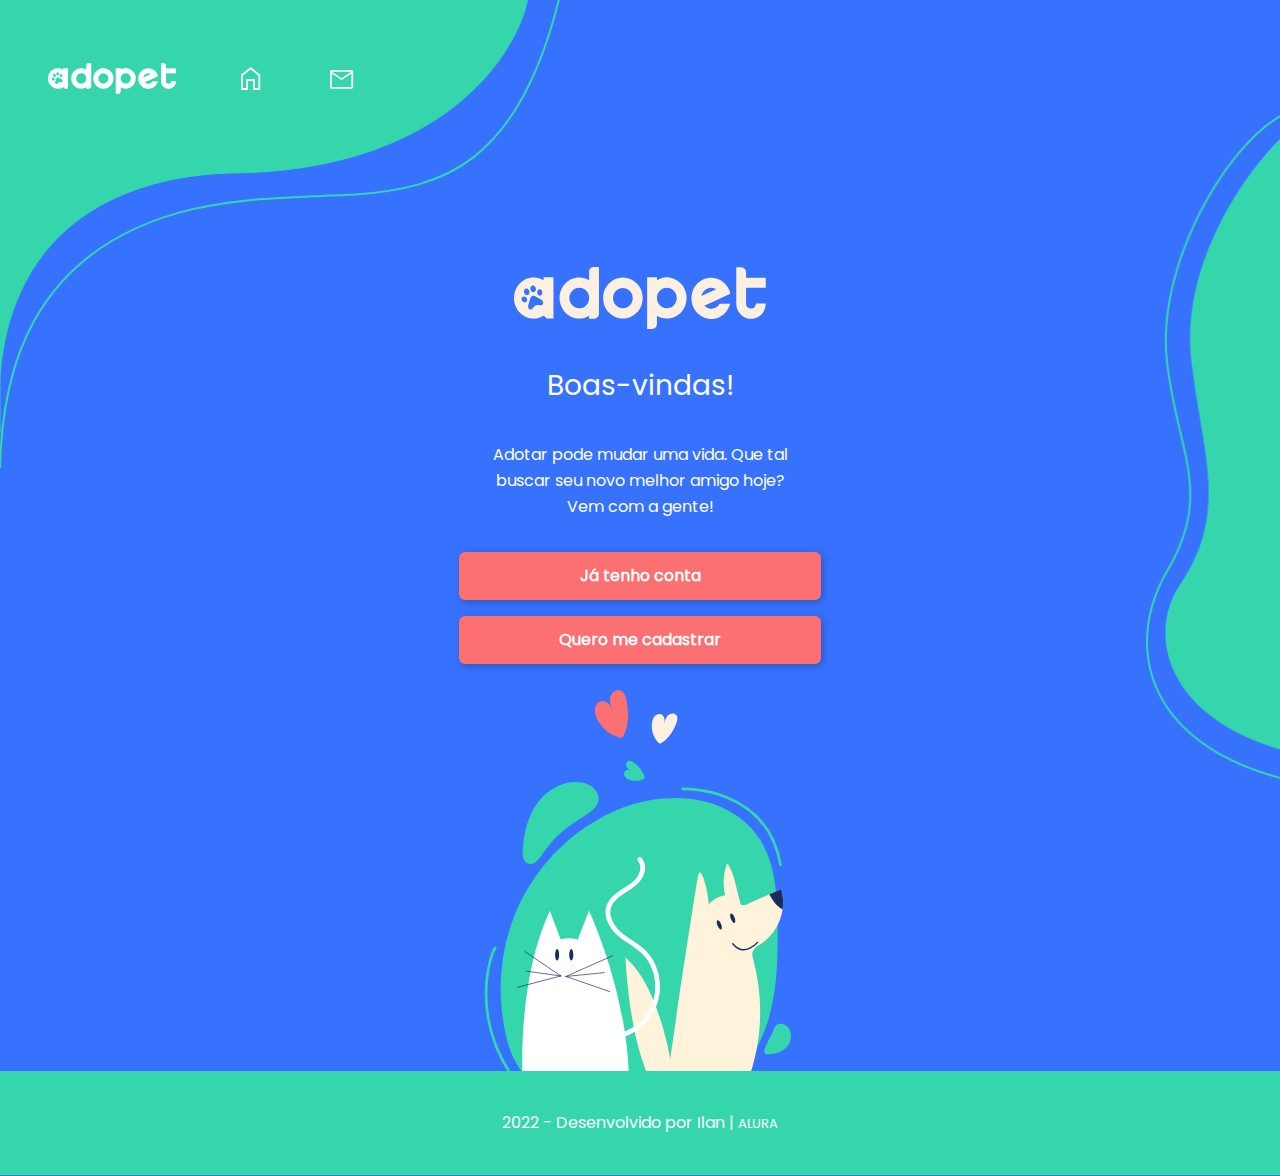
<file: index.html>
<!DOCTYPE html>
<html lang="pt-br">
<head>
    <meta charset="UTF-8">
    <meta http-equiv="X-UA-Compatible" content="IE=edge">
    <meta name="viewport" content="width=device-width initial-scale=1.0">
    <link href="https: //fonts.googleapis.com/css2? família= IBM+Plex+Sans:wght@400;500 &family= Montserrat:wght@300;400;700 & family= Open+Sans:wght@300;400;700 & família= Poppins:wght@300;400 & display=swap" rel="stylesheet">
    <link rel="stylesheet" href="./assets/css/fontFamily.css">
    <link rel="stylesheet" href="./assets/css/base.css">
    <link rel="stylesheet" href="./assets/css/normalise.css">
    <link rel="stylesheet" href="./assets/css/reset.css">
    <link rel="stylesheet" href="./assets/css/initial/corpo.css">
    <link rel="stylesheet" href="./assets/css/initial/cabecalho/cabecalho.css">
    <link rel="stylesheet" href="./assets/css/initial/main/secao.css">
    <link rel="stylesheet" href="./assets/css/initial/main/secao-containerLogo.css">
    <link rel="stylesheet" href="./assets/css/initial/main/secao-containerRecepcao.css">
    <link rel="stylesheet" href="./assets/css/initial/main/secao-containerBotao.css">
    <link rel="stylesheet" href="./assets/css/initial/rodape/rodape.css">
    <title>Adopet</title>
    <link rel="icon" href="./assets/img/logo/logo_icone_azul.png">
</head>
<body>
    <div class="container-responsivel">
        <header class="cabecalho">
            <div class="container">
                <div class="cabecalho__container-icone cabecalho__container-icone--logo">
                    <a href="#">
                        <img class="cabecalho__logo" src="./assets/img/logo/Logo-branco.png" alt="Logo Adopet">
                    </a>
                </div>
                <div class="cabecalho__container-icone cabecalho__container-icone--casa">
                    <a href="home.html">
                        <img class="cabecalho__icone-casa" src="./assets/img/icone/Casa.svg" alt="icone de casa">
                    </a>
                </div>
                <div class="cabecalho__container-icone cabecalho__container-icone--mensagens">
                    <a href="mensagem.html">
                        <img class="cabecalho__icone-mensagens" src="./assets/img/icone/Mensagens.svg" alt="icone de mensagen">
                    </a>
                </div>
            </div>
        </header>
        <main>
            <section class="secao">
                <div class="container">
                    <div class="secao__container-logo container">
                        <img class="secao__logo" src="./assets/img/logo/Logo.svg" alt="logo Adopet">
                    </div>
                    <div class="secao__container-recepcao container">
                        <h1 class="secao__title-recepcao">Boas-vindas!</h1>
                        <div class="container">
                            <p class="secao__recepcao__descricao"> 
                                <span class="texto-1">
                                        Que tal mudar sua vida adotando
                                        seu novo melhor amigo? Vem com a gente!</span>
                                <span class="texto-2">
                                        Adotar pode mudar uma vida. Que tal buscar seu <br>novo melhor amigo hoje?
                                        Vem com a gente!</span>
                            </p>
                        </div>
                    </div>
                    <div class="secao__container-botao  container">
                        <div class="container">
                            <a class="secao__link-login botao" href="./login.html">Já tenho conta</a>
                        </div>
                        <div class="container">
                            <a class="secao__link-cadastro botao" href="./register.html">Quero me cadastrar</a>
                        </div>
                    </div>
                </div>
            </section>
        </main>
    </div>
    <footer class="rodape">
        <div class="container">
            <div class="rodape__container-creditos">
                <p class="rodape__creditos">2022 - Desenvolvido por Ilan | <span style="font-size: 13px;">ALURA</span></p>
            </div>
        </div>
    </footer>
    <script src="./js/script.js"></script>
</body>
</html>
</file>
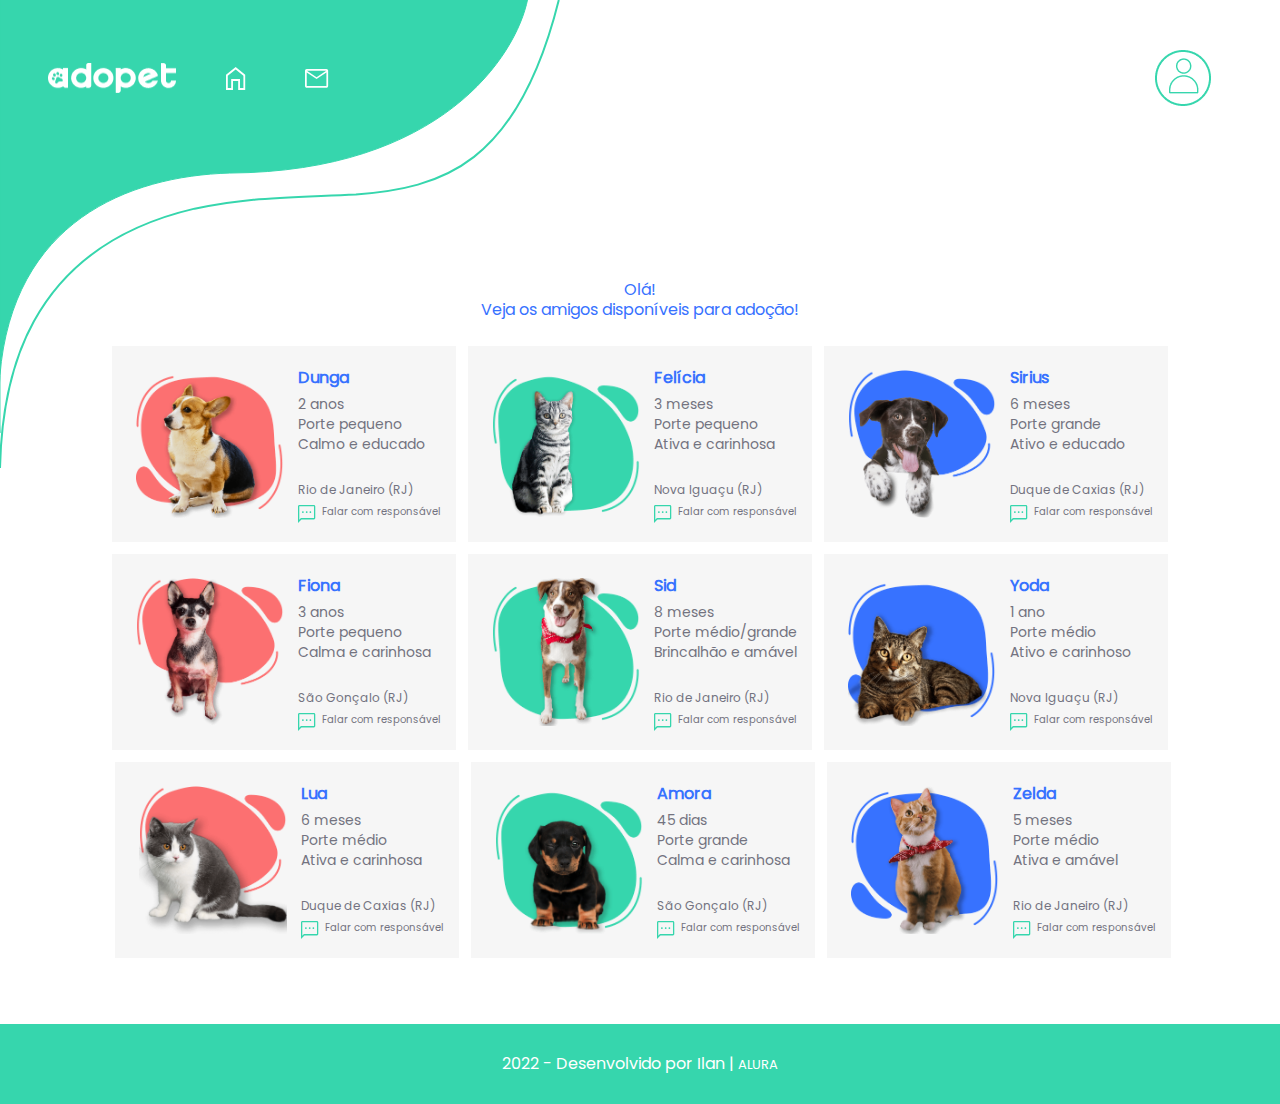
<file: home.html>
<!DOCTYPE html>
<html lang="pt-br">
<head>
    <meta charset="UTF-8">
    <meta http-equiv="X-UA-Compatible" content="IE=edge">
    <meta name="viewport" content="width=device-width initial-scale=1.0">
    <link href="https: //fonts.googleapis.com/css2? família= IBM+Plex+Sans:wght@400;500 &family= Montserrat:wght@300;400;700 & family= Open+Sans:wght@300;400;700 & família= Poppins:wght@300;400 & display=swap" rel="stylesheet">
    <link rel="stylesheet" href="./assets/css/fontFamily.css">
    <link rel="stylesheet" href="./assets/css/base.css">
    <link rel="stylesheet" href="./assets/css/normalise.css">
    <link rel="stylesheet" href="./assets/css/reset.css">
    <link rel="stylesheet" href="./assets/css/home/corpo.css">
    <link rel="stylesheet" href="./assets/css/home/cabecalho/cabecalho.css">
    <link rel="stylesheet" href="./assets/css/home/main/main.css">
    <link rel="stylesheet" href="./assets/css/home/rodape/rodape.css">
    <title>Adopet</title>
    <link rel="icon" href="./assets/img/logo/logo_icone_azul.png">
</head>
<body>
    <div class="container-responsivel">
        <header class="cabecalho">
            <div class="container">
                <div class="cabecalho__container-icone cabecalho__container-icone--logo">
                    <a href="index.html">
                        <img class="cabecalho__logo" src="./assets/img/logo/Logo-branco.png" alt="Logo Adopet">
                    </a>
                </div>
                <div class="cabecalho__container-icone cabecalho__container-icone--casa">
                    <a href="#">
                        <img class="cabecalho__icone-casa" src="./assets/img/icone/Casa.svg" alt="icone de casa">
                    </a>
                </div>
                <div class="cabecalho__container-icone cabecalho__container-icone--mensagens">
                    <a href="mensagem.html">
                        <img class="cabecalho__icone-mensagens" src="./assets/img/icone/Mensagens.svg" alt="icone de mensagen">
                    </a>
                </div>
                <div class="cabecalho__container-icone cabecalho__container-icone--usuario">
                    <a href="usuario.html">
                        <img class="cabecalho__icone-usuario" src="./assets/img/icone/Usuário.png" alt="icone de mensagen">
                    </a>
                </div>
            </div>
        </header>
        <main>
            <section class="secao">
                <div class="container-descricao">
                    <h1 class="">Olá!<br> Veja os amigos disponíveis para adoção!</h1>
                </div>
                <div class="container">
                    <div class="pet-container" id="">
                        <img class="pet-img" src="./assets/img/imagens-de-animais/Animais_-_Dunga.png" alt="">
                        <div class="text-container">
                            <h2 class="pet-nome">Dunga</h2>
                            <p class="pet-descricao">2 anos <br>Porte pequeno <br>Calmo e educado</p>
                            <div class="container">
                                <p class="pet-endereco">Rio de Janeiro (RJ)</p>
                                <a class="pet-contato" href="#">Falar com responsável</a>
                            </div>
                        </div>
                    </div>
                    <div class="container pet-container" id="">
                        <img class="pet-img" src="./assets/img/imagens-de-animais/Animais_-_Felícia.png" alt="">
                        <div class="text-container">
                            <h2 class="pet-nome">Felícia</h2>
                            <p class="pet-descricao">3 meses <br>Porte pequeno <br>Ativa e carinhosa</p>
                            <div class="container">
                                <p class="pet-endereco">Nova Iguaçu (RJ)</p>
                                <a class="pet-contato" href="#">Falar com responsável</a>
                            </div>
                        </div>
                    </div>
                    <div class="container pet-container" id="">
                        <img class="pet-img" src="./assets/img/imagens-de-animais/Animais_-_Sirius.png" alt="">
                        <div class="text-container">
                            <h2 class="pet-nome">Sirius</h2>
                            <p class="pet-descricao">6 meses <br>Porte grande <br>Ativo e educado</p>
                            <div class="container">
                                <p class="pet-endereco">Duque de Caxias (RJ)</p>
                                <a class="pet-contato" href="#">Falar com responsável</a>
                            </div>
                        </div>
                    </div>
                    <div class="container pet-container" id="">
                        <img class="pet-img" src="./assets/img/imagens-de-animais/Animais_-_Fiona.png" alt="">
                        <div class="text-container">
                            <h2 class="pet-nome">Fiona</h2>
                            <p class="pet-descricao">3 anos <br>Porte pequeno <br>Calma e carinhosa</p>
                            <div class="container">
                                <p class="pet-endereco">São Gonçalo (RJ)</p>
                                <a class="pet-contato" href="#">Falar com responsável</a>
                            </div>
                        </div>
                    </div>
                    <div class="container pet-container" id="">
                        <img class="pet-img" src="./assets/img/imagens-de-animais/Animais_-_Sid.png" alt="">
                        <div class="text-container">
                            <h2 class="pet-nome">Sid</h2>
                            <p class="pet-descricao">8 meses <br>Porte médio/grande <br>Brincalhão e amável</p>
                            <div class="container">
                                <p class="pet-endereco">Rio de Janeiro (RJ)</p>
                                <a class="pet-contato" href="#">Falar com responsável</a>
                            </div>
                        </div>
                    </div>
                    <div class="container pet-container" id="">
                        <img class="pet-img" src="./assets/img/imagens-de-animais/Animais_-_Yoda.png" alt="">
                        <div class="text-container">
                            <h2 class="pet-nome">Yoda</h2>
                            <p class="pet-descricao">1 ano <br>Porte médio <br>Ativo e carinhoso</p>
                            <div class="container">
                                <p class="pet-endereco">Nova Iguaçu (RJ)</p>
                                <a class="pet-contato" href="#">Falar com responsável</a>
                            </div>
                        </div>
                    </div>
                    <div class="container pet-container" id="">
                        <img class="pet-img" src="./assets/img/imagens-de-animais/Animais_-_Lua.png" alt="">
                        <div class="text-container">
                            <h2 class="pet-nome">Lua</h2>
                            <p class="pet-descricao">6 meses <br>Porte médio <br>Ativa e carinhosa</p>
                            <div class="container">
                                <p class="pet-endereco">Duque de Caxias (RJ)</p>
                                <a class="pet-contato" href="#">Falar com responsável</a>
                            </div>
                        </div>
                    </div>
                    <div class="container pet-container" id="">
                        <img class="pet-img" src="./assets/img/imagens-de-animais/Animais_-_Amora.png" alt="">
                        <div class="text-container">
                            <h2 class="pet-nome">Amora</h2>
                            <p class="pet-descricao">45 dias <br>Porte grande <br>Calma e carinhosa</p>
                            <div class="container">
                                <p class="pet-endereco">São Gonçalo (RJ)</p>
                                <a class="pet-contato" href="#">Falar com responsável</a>
                            </div>
                        </div>
                    </div>
                    <div class="container pet-container" id="">
                        <img class="pet-img" src="./assets/img/imagens-de-animais/Animais_-_Zelda.png" alt="">
                        <div class="text-container">
                            <h2 class="pet-nome">Zelda</h2>
                            <p class="pet-descricao">5 meses <br>Porte médio <br>Ativa e amável</p>
                            <div class="container">
                                <p class="pet-endereco">Rio de Janeiro (RJ)</p>
                                <a class="pet-contato" href="#">Falar com responsável</a>
                            </div>
                        </div>
                    </div>
                </div>
            </section>
        </main>
    </div>
    <footer class="rodape">
        <div class="container">
            <div class="rodape__container-creditos">
                <p class="rodape__creditos">2022 - Desenvolvido por Ilan | <span style="font-size: 13px;">ALURA</span></p>
            </div>
        </div>
    </footer>
    <script src="./js/script.js"></script>
</body>
</file>
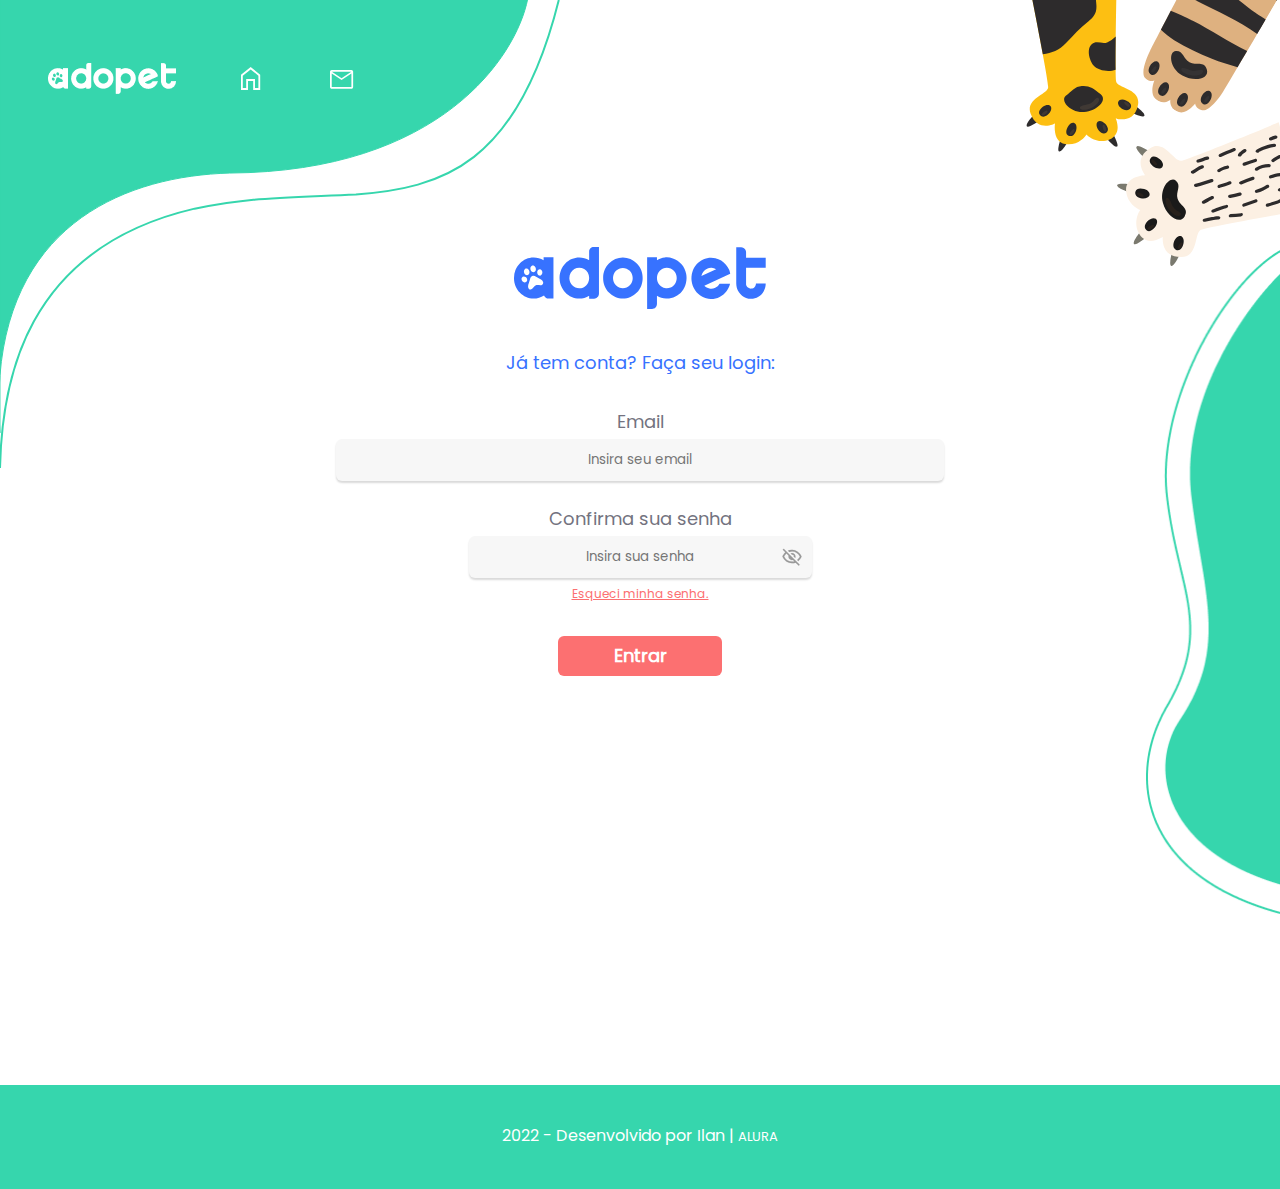
<file: login.html>
<!DOCTYPE html>
<html lang="pt-br">
<head>
    <meta charset="UTF-8">
    <meta http-equiv="X-UA-Compatible" content="IE=edge">
    <meta name="viewport" content="width=device-width initial-scale=1.0">
    <link href="https: //fonts.googleapis.com/css2? família= IBM+Plex+Sans:wght@400;500 &family= Montserrat:wght@300;400;700 & family= Open+Sans:wght@300;400;700 & família= Poppins:wght@300;400 & display=swap" rel="stylesheet">
    <link rel="stylesheet" href="https://fonts.googleapis.com/css2?family=Material+Symbols+Rounded:opsz,wght,FILL,GRAD@20..48,100..700,0..1,-50..200" />
    <link rel="stylesheet" href="./assets/css/fontFamily.css">
    <link rel="stylesheet" href="./assets/css/base.css">
    <link rel="stylesheet" href="./assets/css/normalise.css">
    <link rel="stylesheet" href="./assets/css/reset.css">
    <link rel="stylesheet" href="./assets/css/login/corpo.css">
    <link rel="stylesheet" href="./assets/css/login/cabecalho/cabecalho.css">
    <link rel="stylesheet" href="./assets/css/login/main/secao.css">
    <link rel="stylesheet" href="./assets/css/login/main/secao-logoEdescricao.css">
    <link rel="stylesheet" href="./assets/css/login/main/conteiner-form.css">
    <link rel="stylesheet" href="./assets/css/login/rodape/rodape.css">
    <title>Adopet</title>
    <link rel="icon" href="./assets/img/logo/logo_icone_azul.png">
</head>
<body>
    <div class="container-responsivel">
        <header class="cabecalho">
            <div class="container">
                <div class="cabecalho__container-icone cabecalho__container-icone--logo">
                    <a href="index.html">
                        <img class="cabecalho__logo" src="./assets/img/logo/Logo-branco.png" alt="Logo Adopet">
                    </a>
                </div>
                <div class="cabecalho__container-icone cabecalho__container-icone--casa">
                    <a href="home.html">
                        <img class="cabecalho__icone-casa" src="./assets/img/icone/Casa.svg" alt="icone de casa">
                    </a>
                </div>
                <div class="cabecalho__container-icone cabecalho__container-icone--mensagens">
                    <a href="mensagem.html">
                        <img class="cabecalho__icone-mensagens" src="./assets/img/icone/Mensagens.svg" alt="icone de mensagen">
                    </a>
                </div>
            </div>
        </header>

        <main>
            <section class="secao">
                <div class="container">
                    <div class="secao__container-logo">
                        <img class="secao__logo" src="./assets/img/logo/Logo_azul.svg" alt="logo Adopet">
                    </div>
                    <div class="secao__container-descricao">
                        <h1 class="descricao">Já tem conta? Faça seu login:</h1>
                    </div>

                    <div class="continer-form">
                        <form action="" id="formulario">
                            <div class="container-email container-input">
                                <label class="form-etiqueta" for="email">Email</label>
                                <input class="form-email campoDeTexto" type="email" name="email" id="email" data-tipo="email" placeholder="Insira seu email" required>
                                <div class="container-mensagemError">
                                    <p class="mensagemError"></p>
                                </div>
                            </div>
                            <div class="container-senha container-input">
                                <label class="form-etiqueta" for="password-Confirm">Confirma sua senha</label>
                                <div class="container">
                                    <div class="container">
                                        <input class="form-senha campoDeTexto" type="password" name="password" id="password" data-tipo="password" pattern="^(?=.*[A-Z])(?=.*[!#@$%&])(?=.*[0-9])(?=.*[a-z]).{6,15}$" title="A senha deve conter entre 6 a 15 caracteres, deve conter pelo menos uma letra maiúscula, uma letra minúscula, um número e um caractere especial(!#@$%&)." autocomplete="off" placeholder="Insira sua senha" value="" required>
                                        <button type="button" class="container-visibility botao_reset">
                                            <svg class="visibility" xmlns="http://www.w3.org/2000/svg" height="48" viewBox="0 -960 960 960" width="48">
                                                <path class="visibility_on" d="M480.118-330Q551-330 600.5-379.618q49.5-49.617 49.5-120.5Q650-571 600.382-620.5q-49.617-49.5-120.5-49.5Q409-670 359.5-620.382q-49.5 49.617-49.5 120.5Q310-429 359.618-379.5q49.617 49.5 120.5 49.5ZM480-404q-40 0-68-28t-28-68q0-40 28-68t68-28q40 0 68 28t28 68q0 40-28 68t-68 28Zm0 227q-154 0-278-90T17-500q61-143 185-233t278-90q154 0 278 90t185 233q-61 143-185 233t-278 90Zm0-323Zm-.08 240q120.454 0 221.267-65.5T855-500q-53-109-153.733-174.5Q600.533-740 480.08-740q-120.454 0-221.267 65.5T104-500q54 109 154.733 174.5Q359.467-260 479.92-260Z"/>
                                                <path class="visibility_off" d="m634-432-77-76q21-44-12.5-69t-62.5-6l-70-71q15-8 33-12t35-4q71 0 120.5 49.5T650-500q0 16-4 36t-12 32Zm148 150-55-56q44-35 76.5-77t52.5-85q-52-110-150.5-175T490-740q-42 0-82 7t-59 16l-66-66q35-16 92.5-28T485-823q147 0 272 85t186 238q-25 66-67.5 121.5T782-282Zm25 227L653-207q-35 14-80 22t-93 8q-151 0-276.5-85.5T17-500q18-51 55-103t86-100L35-824l50-52 769 769-47 52ZM216-646q-36 29-66 68.5T104-500q52 111 153 175.5T488-260q27 0 55.5-3t44.5-11l-64-64q-8 4-20.5 6t-23.5 2q-70 0-120-49t-50-121q0-11 1.5-23t4.5-21L216-646Zm323 128Zm-137 69Z"/>
                                            </svg>
                                        </button>
                                    </div>
                                    <button type="button" class="link-supoteDeSenha botao_reset">Esqueci minha senha.</button>
                                    <div class="container-mensagemError">
                                        <p class="mensagemError"></p>
                                    </div>
                                </div>
                            </div>
                            <div class="container-botao">
                                <input class="form-botao-enviar botao" type="submit" value="Entrar">
                            </div>
                        </form>
                    </div>
                </div>
            </section>
        </main>
    </div>
   
    <footer class="rodape">
        <div class="container">
            <p class="rodape__creditos">2022 - Desenvolvido por Ilan | <span style="font-size: 13px;">ALURA</span></p>
        </div>
    </footer>
    <script type="module" src="./js/script.js"></script>
</body>
</html>
</file>
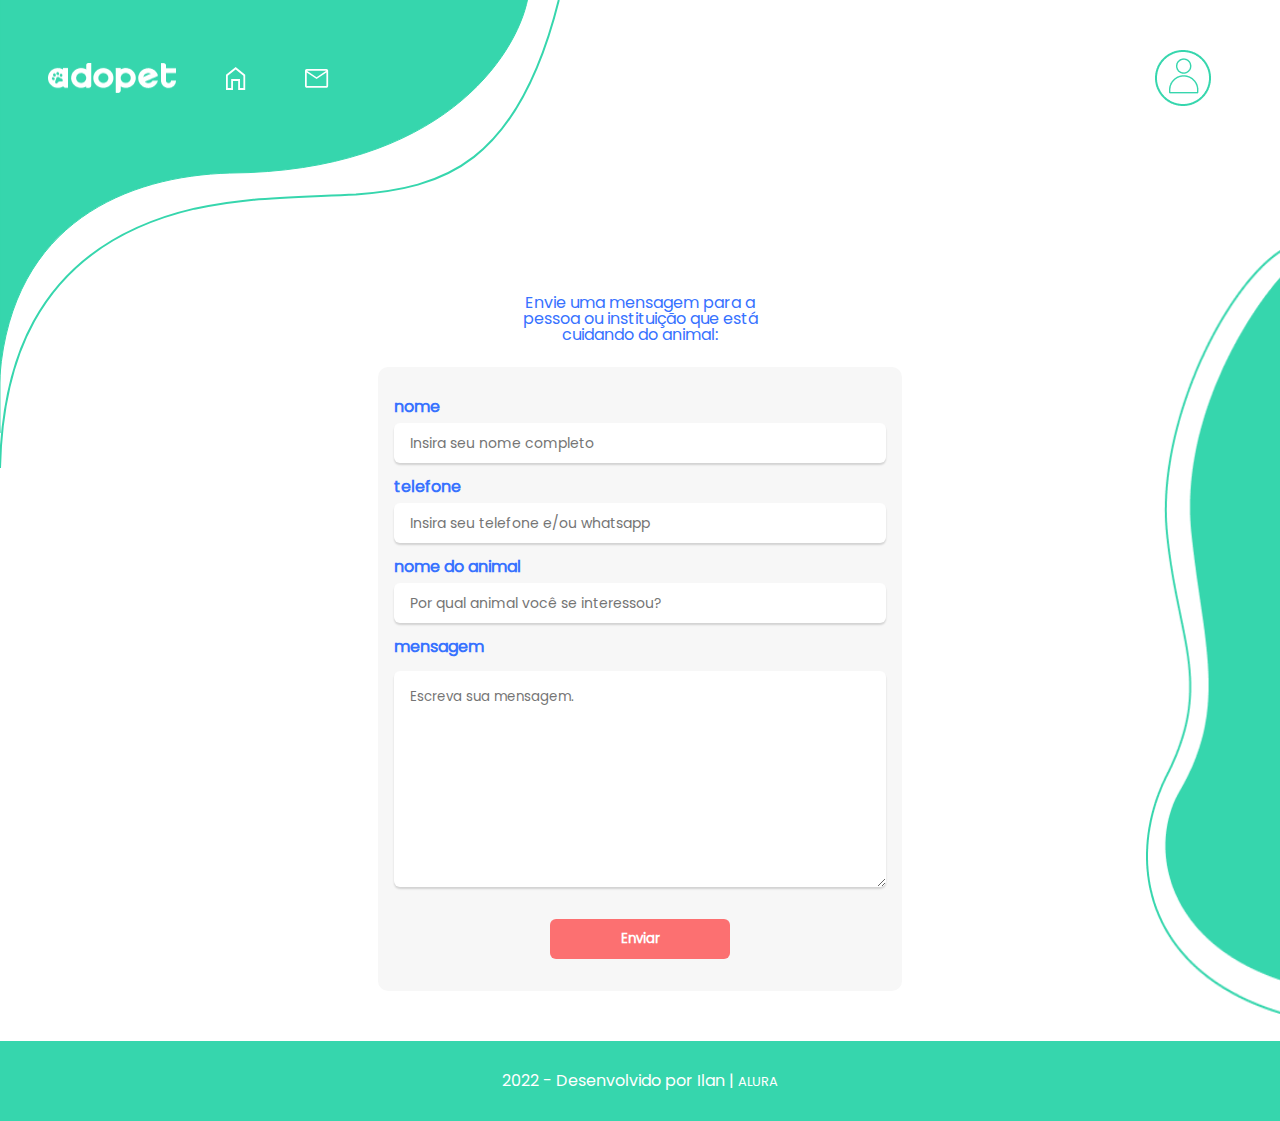
<file: mensagem.html>
<!DOCTYPE html>
<html lang="pt-br">
<head>
    <meta charset="UTF-8">
    <meta http-equiv="X-UA-Compatible" content="IE=edge">
    <meta name="viewport" content="width=device-width initial-scale=1.0">
    <link href="https: //fonts.googleapis.com/css2? família= IBM+Plex+Sans:wght@400;500 &family= Montserrat:wght@300;400;700 & family= Open+Sans:wght@300;400;700 & família= Poppins:wght@300;400 & display=swap" rel="stylesheet">
    <link rel="stylesheet" href="./assets/css/fontFamily.css">
    <link rel="stylesheet" href="./assets/css/base.css">
    <link rel="stylesheet" href="./assets/css/normalise.css">
    <link rel="stylesheet" href="./assets/css/reset.css">
    <link rel="stylesheet" href="./assets/css/mensagem/corpo.css">
    <link rel="stylesheet" href="./assets/css/mensagem/cabecalho/cabecalho.css">
    <link rel="stylesheet" href="./assets/css/mensagem/main/main.css">
    <link rel="stylesheet" href="./assets/css/mensagem/rodape/rodape.css">
    <title>Adopet</title>
    <link rel="icon" href="./assets/img/logo/logo_icone_azul.png">
</head>
<body>
    <div>
        <header class="cabecalho">
            <div class="container">
                <div class="cabecalho__container-icone cabecalho__container-icone--logo">
                    <a href="index.html">
                        <img class="cabecalho__logo" src="./assets/img/logo/Logo-branco.png" alt="Logo Adopet">
                    </a>
                </div>
                <div class="cabecalho__container-icone cabecalho__container-icone--casa">
                    <a href="home.html">
                        <img class="cabecalho__icone-casa" src="./assets/img/icone/Casa.svg" alt="icone de casa">
                    </a>
                </div>
                <div class="cabecalho__container-icone cabecalho__container-icone--mensagens">
                    <a href="mensagem.html">
                        <img class="cabecalho__icone-mensagens" src="./assets/img/icone/Mensagens.svg" alt="icone de mensagen">
                    </a>
                </div>
                <div class="cabecalho__container-icone cabecalho__container-icone--usuario">
                    <a href="usuario.html">
                        <img class="cabecalho__icone-usuario" src="./assets/img/icone/Usuário.png" alt="icone de mensagen">
                    </a>
                </div>
            </div>
        </header>
        <main class="main">
            <section class="secao">
                <div class="containerDescricao">
                    <h1>Envie uma mensagem para a pessoa ou instituição que está cuidando do animal:</h1>
                </div>
                <div class="container-form">
                    <form action="">
                        <div class="container-imput">
                            <label class="label" for="">nome</label>
                            <input class="input-text" type="text" placeholder="Insira seu nome completo">
                        </div>
                        <div class="container-imput">
                            <label class="label" for="">telefone</label>
                            <input class="input-text" type="tel" placeholder="Insira seu telefone e/ou whatsapp">
                        </div>
                        <div class="container-imput">
                            <label class="label" for="">nome do animal</label>
                            <input class="input-text" type="text" placeholder="Por qual animal você se interessou?">
                        </div>
                        <div class="container-imput">
                            <label class="label" for="">mensagem</label>
                            <textarea class="input-textarea" name="" id="" maxlength="3" cols="30" rows="10" placeholder="Escreva sua mensagem."></textarea>
                        </div>
                        <input class="botao input-enviar" type="submit" value="Enviar">
                        <!-- <div class="dddd">
                        <input class="botao input-enviar" type="submit" value="enviar">
                        </div> -->
                    </form>
                </div>
            </section>
        </main> 
    </div>
    <footer class="rodape">
        <div class="container">
            <div class="rodape__container-creditos">
                <p class="rodape__creditos">2022 - Desenvolvido por Ilan | <span style="font-size: 13px;">ALURA</span></p>
            </div>
        </div>
    </footer>
</body>
</file>
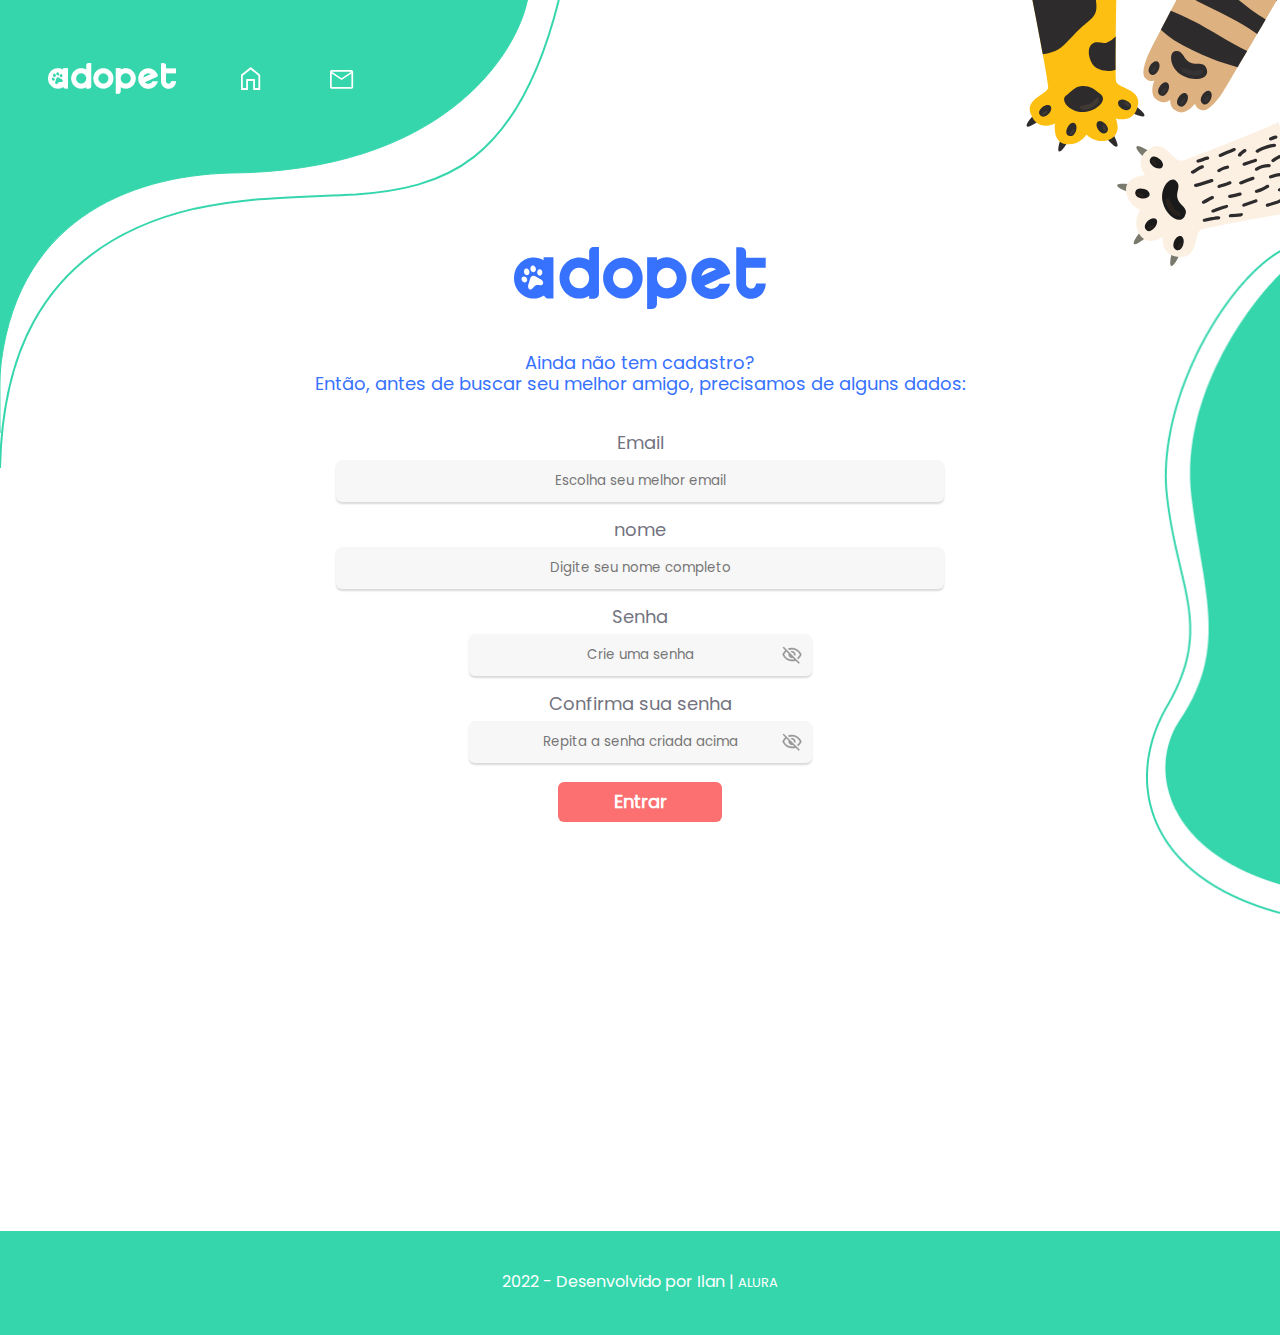
<file: register.html>
<!DOCTYPE html>
<html lang="pt-br">
<head>
    <meta charset="UTF-8">
    <meta http-equiv="X-UA-Compatible" content="IE=edge">
    <meta name="viewport" content="width=device-width initial-scale=1.0">
    <link href="https: //fonts.googleapis.com/css2?família=IBM+Plex+Sans:wght@400;500 &family=Montserrat:wght@300;400;700 & family=Open+Sans:wght@300;400;700 & família=Poppins:wght@300;400 & display=swap" rel="stylesheet">
    <link rel="stylesheet" href="https://fonts.googleapis.com/css2?family=Material+Symbols+Rounded:opsz,wght,FILL,GRAD@20..48,100..700,0..1,-50..200" />
    <link rel="stylesheet" href="./assets/css/fontFamily.css">
    <link rel="stylesheet" href="./assets/css/base.css">
    <link rel="stylesheet" href="./assets/css/normalise.css">
    <link rel="stylesheet" href="./assets/css/reset.css">
    <link rel="stylesheet" href="./assets/css/register/corpo.css">
    <link rel="stylesheet" href="./assets/css/register/cabecalho/cabecalho.css">
    <link rel="stylesheet" href="./assets/css/register/main/secao.css">
    <link rel="stylesheet" href="./assets/css/register/main/secao-logoEdescricao.css">
    <link rel="stylesheet" href="./assets/css/register/main/conteiner-form.css">
    <link rel="stylesheet" href="./assets/css/register/rodape/rodape.css">
    <title>Adopet</title>
    <link rel="icon" href="./assets/img/logo/logo_icone_azul.png">

</head>
<body>
    <div class="container-responsivel">
        <header class="cabecalho">
            <div class="container">
                <div class="cabecalho__container-icone cabecalho__container-icone--logo">
                    <a href="index.html">
                        <img class="cabecalho__logo" src="./assets/img/logo/Logo-branco.png" alt="Logo Adopet">
                    </a>
                </div>
                <div class="cabecalho__container-icone cabecalho__container-icone--casa">
                    <a href="home.html">
                        <img class="cabecalho__icone-casa" src="./assets/img/icone/Casa.svg" alt="icone de casa">
                    </a>
                </div>
                <div class="cabecalho__container-icone cabecalho__container-icone--mensagens">
                    <a href="mensagem.html">
                        <img class="cabecalho__icone-mensagens" src="./assets/img/icone/Mensagens.svg" alt="icone de mensagen">
                    </a>
                </div>
            </div>
        </header>

        <main>
            <section class="secao">
                <div class="container">
                    <div class="secao__container-logo">
                        <img class="secao__logo" src="./assets/img/logo/Logo_azul.svg" alt="logo Adopet">
                    </div>
                    <div class="secao__container-descricao">
                        <h1 class="descricao">Ainda não tem cadastro?<br>
                            Então, antes de buscar seu melhor amigo, precisamos de alguns dados:</h1>
                    </div>

                    <div class="continer-form">
                        <form action="">
                            <div class="container-email container-input">
                                <label class="form-etiqueta" for="email">Email</label>
                                <div class="container"><!--CORRIGIR: div interferindo no tamanho do input-->
                                    <input class="form-email campoDeTexto" type="email" name="email" id="email" data-tipo="email" placeholder="Escolha seu melhor email" required>
                                    <div class="container-mensagemError">
                                        <p class="mensagemError"></p>
                                    </div>
                                </div>
                            </div>
                            <div class="container-nome container-input">
                                <label class="form-etiqueta" for="name">nome</label>
                                <div class="container"><!--CORRIGIR: div interferindo no tamanho do input-->
                                    <input class="form-email campoDeTexto" type="text" name="name" id="name" data-tipo="name" placeholder="Digite seu nome completo" required>
                                    <div class="container-mensagemError">
                                        <p class="mensagemError"></p>
                                    </div>
                                </div>
                            </div>
                            <div class="container-senha container-input">
                                <label class="form-etiqueta" for="password">Senha</label>
                                <div class="container">
                                    <div class="container">
                                        <input class="form-senha campoDeTexto" type="password" name="password" id="password" data-tipo="password" pattern="^(?=.*[A-Z])(?=.*[!#@$%&])(?=.*[0-9])(?=.*[a-z]).{6,15}$" title="A senha deve conter entre 6 a 15 caracteres, deve conter pelo menos uma letra maiúscula, uma letra minúscula, um número e um caractere especial(!#@$%&)." autocomplete="off" placeholder="Crie uma senha" value="" required>
                                        <button type="button" class="container-visibility botao_reset">
                                            <svg class="visibility" xmlns="http://www.w3.org/2000/svg" height="48" viewBox="0 -960 960 960" width="48">
                                                <path class="visibility_on" d="M480.118-330Q551-330 600.5-379.618q49.5-49.617 49.5-120.5Q650-571 600.382-620.5q-49.617-49.5-120.5-49.5Q409-670 359.5-620.382q-49.5 49.617-49.5 120.5Q310-429 359.618-379.5q49.617 49.5 120.5 49.5ZM480-404q-40 0-68-28t-28-68q0-40 28-68t68-28q40 0 68 28t28 68q0 40-28 68t-68 28Zm0 227q-154 0-278-90T17-500q61-143 185-233t278-90q154 0 278 90t185 233q-61 143-185 233t-278 90Zm0-323Zm-.08 240q120.454 0 221.267-65.5T855-500q-53-109-153.733-174.5Q600.533-740 480.08-740q-120.454 0-221.267 65.5T104-500q54 109 154.733 174.5Q359.467-260 479.92-260Z"/>
                                                <path class="visibility_off" d="m634-432-77-76q21-44-12.5-69t-62.5-6l-70-71q15-8 33-12t35-4q71 0 120.5 49.5T650-500q0 16-4 36t-12 32Zm148 150-55-56q44-35 76.5-77t52.5-85q-52-110-150.5-175T490-740q-42 0-82 7t-59 16l-66-66q35-16 92.5-28T485-823q147 0 272 85t186 238q-25 66-67.5 121.5T782-282Zm25 227L653-207q-35 14-80 22t-93 8q-151 0-276.5-85.5T17-500q18-51 55-103t86-100L35-824l50-52 769 769-47 52ZM216-646q-36 29-66 68.5T104-500q52 111 153 175.5T488-260q27 0 55.5-3t44.5-11l-64-64q-8 4-20.5 6t-23.5 2q-70 0-120-49t-50-121q0-11 1.5-23t4.5-21L216-646Zm323 128Zm-137 69Z"/>
                                            </svg>
                                        </button>
                                    </div>
                                    <div class="container-mensagemError">
                                        <p class="mensagemError"></p>
                                    </div>
                                </div>
                            </div>
                            <div class="container-senha container-input">
                                <label class="form-etiqueta" for="password-Confirm">Confirma sua senha</label>
                                <div class="container">
                                    <div class="container">
                                        <input class="form-senha campoDeTexto" type="password" name="passwordConfirm" id="passwordConfirm" data-tipo="passwordConfirm" pattern="^(?=.*[A-Z])(?=.*[!#@$%&])(?=.*[0-9])(?=.*[a-z]).{6,15}$" autocomplete="off" placeholder="Repita a senha criada acima" required>
                                        <button type="button" class="container-visibility botao_reset">
                                            <svg class="visibility" xmlns="http://www.w3.org/2000/svg" height="48" viewBox="0 -960 960 960" width="48">
                                                <path class="visibility_on" d="M480.118-330Q551-330 600.5-379.618q49.5-49.617 49.5-120.5Q650-571 600.382-620.5q-49.617-49.5-120.5-49.5Q409-670 359.5-620.382q-49.5 49.617-49.5 120.5Q310-429 359.618-379.5q49.617 49.5 120.5 49.5ZM480-404q-40 0-68-28t-28-68q0-40 28-68t68-28q40 0 68 28t28 68q0 40-28 68t-68 28Zm0 227q-154 0-278-90T17-500q61-143 185-233t278-90q154 0 278 90t185 233q-61 143-185 233t-278 90Zm0-323Zm-.08 240q120.454 0 221.267-65.5T855-500q-53-109-153.733-174.5Q600.533-740 480.08-740q-120.454 0-221.267 65.5T104-500q54 109 154.733 174.5Q359.467-260 479.92-260Z"/>
                                                <path class="visibility_off" d="m634-432-77-76q21-44-12.5-69t-62.5-6l-70-71q15-8 33-12t35-4q71 0 120.5 49.5T650-500q0 16-4 36t-12 32Zm148 150-55-56q44-35 76.5-77t52.5-85q-52-110-150.5-175T490-740q-42 0-82 7t-59 16l-66-66q35-16 92.5-28T485-823q147 0 272 85t186 238q-25 66-67.5 121.5T782-282Zm25 227L653-207q-35 14-80 22t-93 8q-151 0-276.5-85.5T17-500q18-51 55-103t86-100L35-824l50-52 769 769-47 52ZM216-646q-36 29-66 68.5T104-500q52 111 153 175.5T488-260q27 0 55.5-3t44.5-11l-64-64q-8 4-20.5 6t-23.5 2q-70 0-120-49t-50-121q0-11 1.5-23t4.5-21L216-646Zm323 128Zm-137 69Z"/>
                                            </svg>
                                        </button>
                                    </div>
                                    <div class="container-mensagemError">
                                        <p class="mensagemError"></p>
                                    </div>
                                </div>
                            </div>
                            <div class="container-botao">
                                <input class="form-botao-enviar botao" type="submit" value="Entrar">
                            </div>
                        </form>
                    </div>
                </div>
            </section>
        </main>
    </div>
    <footer class="rodape">
        <div class="container">
            <p class="rodape__creditos">2022 - Desenvolvido por Ilan | <span style="font-size: 13px;">ALURA</span></p>
        </div>
    </footer>
    <script type="module" src="./js/script.js"></script>
</body>
</html>
</file>
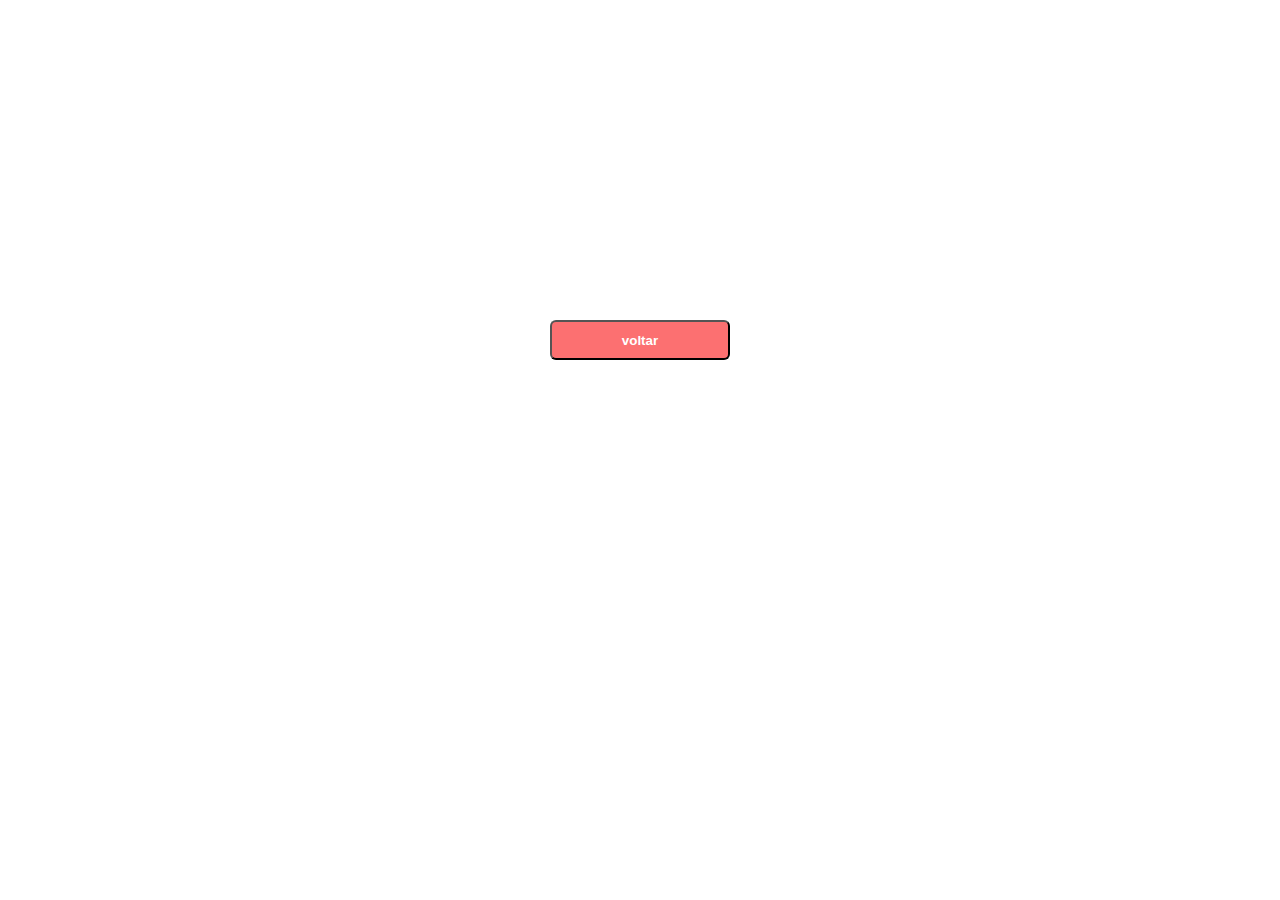
<file: usuario.html>
<!DOCTYPE html>
<html lang="pt-br">
<head>
    <meta charset="UTF-8">
    <meta http-equiv="X-UA-Compatible" content="IE=edge">
    <meta name="viewport" content="width=device-width initial-scale=1.0">
    <link rel="stylesheet" href="./assets/css/base.css">
    <link rel="stylesheet" href="./assets/css/normalise.css">
    <link rel="stylesheet" href="./assets/css/reset.css">
    <title>Adopet</title>
    <link rel="icon" href="./assets/img/logo/logo_icone_azul.png">
</head>
<body style="display: flex; justify-content: space-evenly;">
    <button class="botao" onclick="history.back()" style="margin: 25% 0 0 0;">voltar</button>
</body>
</html>
</file>
<file: assets/css/fontFamily.css>
/*Poppins*/
@font-face {
    font-family: 'Poppins';
    src: url(../fontes/poppins/Poppins-Light.ttf);
}

@font-face {
    font-family: 'Poppins';
    src: url(../fontes/poppins/Poppins-Regular.ttf);
}

@font-face {
    font-family: 'Poppins,';
    src: url(../fontes/poppins/Poppins-Medium.ttf);
}
/*IBM Plex Sans*/
@font-face {
    font-family: 'IBM Plex Sans';
    src: url(../fontes/IBMPlexSans/IBMPlexSans-Light.ttf);
}

@font-face {
    font-family: 'IBM Plex Sans';
    src: url(../fontes/IBMPlexSans/IBMPlexSans-Regular.ttf);
}

@font-face {
    font-family: 'IBM Plex Sans';
    src: url(../fontes/IBMPlexSans/IBMPlexSans-Medium.ttf);
}
</file>
<file: assets/css/base.css>
html{
min-width: fit-content;
}

body{
    background-color: var(--branco);
}

:root{
    --branco:#ffffff;
    --cinza-claro-fundo:#F6F6F6;
    --cinza-nivel1:#f7f7f7;
    --cinza-nivel2:#bcbcbc;
    --cinza-nivel3:#737380;
    --creme:#FCF0E3;
    --vermelho-coral:#FC7071;
    --vermelho-coral-fraco:#FF9D9E;
    --verde:#36d6ad;
    --azul:#3772ff;

    --poppins: 'Poppins', sans-serif;
    --IBM-Plex-Sans: 'IBM Plex Sans', sans-serif;
    
    --tamanho-da-fonte-nivel1: 16px;
    --tamanho-da-fonte-nivel2: 18px;
}
.botao{
    background-color: var(--vermelho-coral);
    border-radius: 6px;
    box-sizing: border-box;
    color: var(--branco);
    font-family: var(--poppins);
    font-weight: 600;
    text-decoration: none;
    height: 40px;
    width: 180px;
    display: inline-block;
    text-align: center;
}

.botao_reset{
    background: none;
    border: none;
}

.botao:hover{
    background-color: var(--vermelho-coral-fraco);
}

.material-symbols-rounded {
    font-size: 18px;
    color: #999999;
  font-variation-settings:
  'FILL' 0,
  'wght' 500,
  'GRAD' ,
  'opsz' 20,
}
</file>
<file: assets/css/normalise.css>
body{

}
p{
    font-family: 'Poppins', sans-serif;
}
a{
    text-decoration: none;
}
</file>
<file: assets/css/initial/corpo.css>
body{
    background: url(../../img/ilustracao/Forma_1.svg) no-repeat top left / 352.11px, 
                url(../../img/ilustracao/Forma_2.png) no-repeat calc(100% + 14px) 200px /84.03px 415px;
    background-color: var(--azul);
    width: 100%;
    height: 100vh;
    display: flex;
    flex-direction: column;
    justify-content: space-between;
}


@media screen and (min-width: 768px) {
    body{    
        background: url(../../img/ilustracao/Forma_1.svg) no-repeat top left / 559.8px, 
                    url(../../img/ilustracao/Forma_2.png) no-repeat right 115px / 134.44960021972656px 664px;
        background-color: var(--azul);
    }
}
</file>
<file: assets/css/initial/cabecalho/cabecalho.css>
.cabecalho{
    display: inline-block;
    width: 100%;
}

.cabecalho > .container{
    height: 93.86px;
    width: 100%;
    display: flex;
}

.cabecalho__container-icone{
    display:inline-block;
    margin: 0 58.61px 0 0;
}

.cabecalho__container-icone--logo{
    display: none;
}

.cabecalho__logo{

}

.cabecalho__container-icone--casa{
    margin-top: 48px;
    margin-left: 48px;
}

.cabecalho__casa{
    width: 19.2px;
    height: 23px;
}

.cabecalho__container-icone--mensagens{
    margin-top: 50.14px;
}

.cabecalho__mensagens{
    width: 23.14px;
    height: 18.86px;
}

@media screen and (min-width: 768px) {
    .cabecalho__container-icone{
        margin: 0 0 0 0;
    }

    .cabecalho__container-icone--logo{
        display: block;
        margin-top: 63px;
        margin-left: 48px;
    }

    .cabecalho__logo{
        width: 128px;
        height: 30.86px;
    }

    .cabecalho__container-icone--casa{
        margin-top: 67px;
        margin-left: 65px;

    }

    .cabecalho__container-icone--mensagens{
        margin-top: 70px;
        margin-left: 68.8px;
    }
}

@media screen and (min-width: 1440px) {
    .cabecalho__container-icone--logo{
        margin-left: 160px;
    }

    .cabecalho__container-icone--casa{
        margin-top: 63px;
        margin-left: 48px;

    }

    .cabecalho__container-icone--mensagens{
        margin-top: 67px;
        margin-left: 32.8px;
    }
}
</file>
<file: assets/css/initial/main/secao.css>
.secao{
    width: 100%;
}

.secao > .container{
    margin-top: 73px;
    display: flex;
    flex-direction: column;
    align-items: center;
    text-align: center;
}

@media screen and (min-width: 768px) {
    .secao > .container{
        margin-top: 170px;
    }
}

@media screen and (min-width: 1440px) {
    .secao > .container{
        margin-top: 36.14px;
    }
}
</file>
<file: assets/css/initial/main/secao-containerLogo.css>
.secao__container-logo{

}

.secao__logo{
    width: 186.67px;
}

@media screen and (min-width: 768px) {
    .secao__logo{
        width: 251.59px;
    }
}

@media screen and (min-width: 1440px) {
    .secao__logo{
        width: 259.71px;
    }
}
</file>
<file: assets/css/initial/main/secao-containerRecepcao.css>
.secao__container-recepcao{
    margin: 24px 0 24px 0;
}

.secao__title-recepcao{
    color: var(--branco);
    font-family:  var(--IBM-Plex-Sans);
    font-weight: 500;
    font-size: 26px;
    margin: 0 0 16px 0;
    height: 46px;
}

.secao__container-recepcao > .container{
    width: 248px;
    height: 72px;
}

.secao__recepcao__descricao{
    color: var(--branco);
    font-family: var(--poppins);
    font-weight:400;
    font-size: 16;
    line-height: 24px;
}
.secao__recepcao__descricao .texto-2{
    display: none;
}

.secao__recepcao__descricao .texto-2 br{
    display: none;
}

@media screen and (min-width: 463px) {
    .secao__container-recepcao > .container{
        width: 318.953px;
    }
}

@media screen and (min-width: 768px) {
    .secao__container-recepcao{
        margin: 40px 0 38px 0;
    }

    .secao__title-recepcao{
        font-family:  var(--poppins);
        font-size: 28px;
        margin: 0 0 24px 0;
    }

    .secao__recepcao__descricao{
        font-size: 18;
        line-height: 26px;
    }

    .texto-1{
        display: none;
    }

    .secao__recepcao__descricao .texto-2{
        display: inline;
    }
}

@media screen and (min-width: 1440px) {
    .secao__container-recepcao{
        margin: 40px 0 25px 0;
    }

    .secao__container-recepcao > .container{
        width: 488px;
        height: 52px;
    }

    .secao__recepcao__descricao .texto-2 br{
        display: initial;
    }
}
</file>
<file: assets/css/initial/main/secao-containerBotao.css>
.secao__container-botao > .container{
    margin: 0 0 16px 0;
}

.botao{
    padding: 12px 0;
    filter: drop-shadow(2px 2px 4px rgba(0, 0, 0, 0.25));
    width: 50vw;
    height: 40px;
    max-width: 344px;
    min-width: 180px;
}

@media screen and (min-width: 768px) {
    .botao{
        padding: 12px 0;
        width: 37vw;
        height: 48px;
        max-width: 362px;
        min-width: 344px;
        line-height: 24px;
    }
}

@media screen and (min-width: 1440px) {
    .secao__container-botao > .container{
        margin: 0 0 16px 0;
    }
}
</file>
<file: assets/css/initial/rodape/rodape.css>
.rodape{
    width: 100%;
    margin-top: 10px;

}

.rodape > .container{
    width: 100%;
    height: 399px;
    display: flex;
    flex-direction: column;
    justify-content: end;

    background: url(../../../img/ilustracao/Ilustracao_2.svg) no-repeat calc(50% - 18px) top / 247.3378448486328px;
}

.rodape__container-creditos{
    background: var(--verde);
    text-align: center;
    height: 104px;
    width: 100%;
}

.rodape__creditos{
    color: var(--branco);
    font-family: var(--poppins);
    font-weight: 400;
    font-size: 16px;
    line-height: 24px;
    padding: 40px 0;
}
/*
@media screen and (max-width: 767px) {
    @media screen and (min-height: 919px) {
        .rodape{
            position: fixed;
            bottom: 0;
            left: 0;
        }
    }

}*/

@media screen and (min-width: 768px) {
    .rodape > .container{
        height: 485px;
    
        background: url(../../../img/ilustracao/Ilustracao_2.svg) no-repeat calc(50% - 18px) top / 338.28px;
    }

    /*@media screen and (min-height: 1176px) {
        .rodape{
            position: fixed;
            bottom: 0;
            left: 0;
        }
    }*/
}

@media screen and (min-width: 1440px) {
    .rodape__container-creditos{
        height: 80px;
    }

    .rodape__creditos{
        padding: 30px 0 26px 0;
    }

    /*@media screen and (min-height: 1010px) {
        .rodape{
            position: fixed;
            bottom: 0;
            left: 0;
        }

    }*/

}

/*@media screen and (min-height: 922px) {
    .rodape{
        position: fixed;
        bottom: 0;
        left: 0;
    }
}*/

/*@media screen and (min-height: 1188px) {
    .rodape{
        position: fixed;
        bottom: 0;
        left: 0;
    }
}*/
</file>
<file: assets/css/home/corpo.css>
body{
    /*background: url(../../img/ilustracao/Forma_1.svg) no-repeat top left / 352.11px;*/
    background-color: var(--branco);
    width: 100%;
    height: 100vh;
    display: flex;
    flex-direction: column;
    justify-content: space-between;
}

@media screen and (min-width: 768px) {
    body{    
        background-color: var(--branco);
    }
}

@media screen and (min-width: 1440px) {
    body{    
        background-color: var(--branco);
    }
}
</file>
<file: assets/css/home/cabecalho/cabecalho.css>
.cabecalho {
    background: url(../../../img/ilustracao/Forma_1.svg) no-repeat top left / 317.11px;
    top: 0;
    left: 0;
    display: inline-block;
    position: fixed;
    width: 100%;
    height: 307px;
}

.cabecalho>.container {
    width: 100%;
    display: flex;
    align-items: center;
    padding-top: 35px;
    justify-content: flex-start;
}

.cabecalho__container-icone {
    display:flex;
}

.cabecalho__container-icone--logo {
    display: none;
}

.cabecalho__logo {
}

.cabecalho__container-icone--casa {
    margin-left: 50px;
}

.cabecalho__casa {
    width: 19.2px;
    height: 23px;
}

.cabecalho__container-icone--mensagens {
    margin-left: 58.6px;
}

.cabecalho__mensagens {
    width: 23.14px;
    height: 18.86px;
}


.cabecalho__container-icone--usuario {      
    margin-left: 97px;
}

.cabecalho__icone-usuario {
    width: 40px;
    height: 40px;
}

/*mobile*/
@media screen and (min-width: 320px) {

}

@media screen and (min-width: 360px) {
    .cabecalho {
        background: url(../../../img/ilustracao/Forma_1.svg) no-repeat top left / 352.11px;
    }
    .cabecalho__container-icone--usuario {      
        margin-left: 133px;
    }
}

@media screen and (min-width: 475px) {
    .cabecalho>.container {
        width: 100%;
        display: flex;
        align-items: center;
        padding-top: 35px;
        justify-content:unset;
    }

    .cabecalho__container-icone--mensagens {
        flex-grow: 10;
   }

   .cabecalho__container-icone--usuario {      
        flex-grow: 1;
}
}

/*tablet*/
@media screen and (min-width: 768px) {
    body {
        background: url(../../../img/ilustracao/Forma_1.svg) no-repeat top left / 559.8px;

    }
    .cabecalho {
        background: initial;
        height: 469px;
        position: initial;
        height: 120px;

    }

    .cabecalho>.container {
        padding-top: 50px;
    }
    

    /*
    .cabecalho__container-icone{
        margin: 0 0 0 0;
    }
*/
    
    .cabecalho__container-icone--logo{
        display: block;
        margin-left: 48px;
    }

    .cabecalho__logo {
        width: 128px;
        height: 30.86px;
    }

    /*
    .cabecalho__container-icone--casa{
        margin-top: 67px;
        margin-left: 65px;

    }

    .cabecalho__container-icone--mensagens{
        margin-top: 70px;
        margin-left: 68.8px;
    }
    */
    .cabecalho__container-icone--usuario {}

    .cabecalho__icone-usuario {
        width: 56px;
        height: 56px;
    }
}

@media screen and (min-width: 1440px) {
    body {
        background: url(../../../img/ilustracao/Forma_1.svg) no-repeat top left / 559.8px,
                    url(../../../img/ilustracao/Forma_2.png) no-repeat right 250px / 134.44960021972656px 764px;

    }

    .cabecalho__container-icone--logo{
        display: block;
        margin-left: 125px;
    }

    /* .cabecalho__container-icone--logo {
        margin-left: 160px;
    }

    .cabecalho__container-icone--casa {
        margin-top: 63px;
        margin-left: 48px;

    }

    .cabecalho__container-icone--mensagens {
        margin-top: 67px;
        margin-left: 32.8px;
    } */
}
</file>
<file: assets/css/home/main/main.css>
main{
    padding-top: 160px;
    width: 100%;
}

.secao {
    display: flex;
    align-items: center;
    flex-direction: column;
}

.secao > .container {
    text-align: center;
    display: flex;
    flex-direction: column;
    align-items: center;
    width: 100%;
    max-width: 1200px;
}

.container-descricao {
    width: 226px;
    margin-bottom: 20px;
    line-height: 20px;
    font-size: 16px;
}

.container-descricao br {
    display: none;
}

.pet-container {
    display: grid;
    grid-template-columns: repeat(2, 50%);
    grid-template-rows: 1;

    height: 196px;
    width: 100vw;
    min-width: 320px;
    max-width: 360px;
    /* width: 360px; */


    margin-top: 16px;

    background: var(--cinza-claro-fundo);

}

.container-descricao:first-child {
    text-align: center;
    font-size: 16px;
    color: var(--azul);
    font-family: var(--poppins);
    font-weight: 400;
}


.pet-img {
    grid-column: 1 / 1;
    grid-row: 1 / 1;

    width: 148px;
    height: 148px;

    margin: 24px 0 24px 24px;
}

.text-container {
    grid-column: 2 / 2;
    grid-row: 1 / 1;

    margin: 24px 0 24px 14px;

    text-align: left;
    font-family: var(--poppins);
}

.pet-nome {
    color: var(--azul);
    font-size: 16px;
    font-weight:600;
}

.pet-descricao {
    color: var(--cinza-nivel3);
    font-size: 14px;
    font-weight: 400;
    line-height: 20px;
    padding-top: 8px;

}

.text-container .container{
    color: var(--cinza-nivel3);
    margin-top: 30px;
}

.pet-endereco {
    font-size: 12px;
    font-weight: 400;
    padding-bottom: 8px;
}

.pet-contato{
    background: url(../../../img/icone/ícone_mensagem.svg) no-repeat left 1px;
    display: flex;
    height: 20px;
    line-height: 16px;
    font-size: 10px;
    color: var(--cinza-nivel3);
    padding-left: 24px;
}
@media screen and (min-width: 320px){

}

@media screen and (min-width: 360px){
    
}

@media screen and (min-width: 768px){
    .secao > .container {
        flex-direction: row;
        flex-wrap: wrap;
        justify-content: center;
        margin: 0 32px 32px 32px;
    }

    .container-descricao {
        font-size: 18px;
        width: 373px;
    }
    .container-descricao br {
        display: flex;
    }
    .pet-container {
        width: 344px;
        margin: 6px;
    }

    .pet-container:last-child {
        margin-right: 362px
    }
}

@media screen and (min-width: 1068px){
    .secao > .container {
        text-align: center;
        display: flex;
        flex-direction: row;
        flex-wrap: wrap;
        justify-content: center;
        width: 100%;
        margin: 0 32px 60px 32px;
    }
    
    .pet-container:last-child {
        margin-right: 0;
    }
}

@media screen and (min-width: 1440px){
    main{
        padding-top: 25px;
    }
    
    .secao {
        padding-top: 36.14px;
    }

    .container-descricao{
        margin-top: 30px;
        font-size: 18px;
    }

    .container-descricao br {
        display: none;
    }

}
</file>
<file: assets/css/home/rodape/rodape.css>
.rodape{
    display: block;
    background: var(--verde);
    width: 100%;

}
.rodape > .container{
    height: 100px;
}

.rodape__creditos{
    display: block;
    color: var(--branco);
    font-family: var(--poppins);
    font-weight: 400;
    font-size: 16px;
    line-height: 24px;
    padding-top: 35px;
    text-align: center;
}

@media screen and (min-width: 1068px){
    .rodape > .container{
        height: 80px;
    }
    .rodape__creditos{
        padding-top: 28px;
    }
}
@media screen and (min-width: 1440px) {

}

/* @media screen and (max-width: 767px) {
    @media screen and (min-height: 1071px) {
        .rodape{
            position: fixed;
            bottom: 0;
            left: 0;
        }
    }

} */

/* @media screen and (min-width: 768px) {
    @media screen and (min-height: 1176px) {
        .rodape{
            position: fixed;
            bottom: 0;
            left: 0;
        }
    }
} */
/*
@media screen and (min-width: 1440px) {
    .rodape{
        height: 80px;
    }
    
    /* @media screen and (min-height: 1047px) {
        .rodape{
            position: fixed;
            bottom: 0;
            left: 0;
        }

    } 

}*/

/*@media screen and (min-height: 922px) {
    .rodape{
        position: fixed;
        bottom: 0;
        left: 0;
    }
}*/

/*@media screen and (min-height: 1188px) {
    .rodape{
        position: fixed;
        bottom: 0;
        left: 0;
    }
}*/
</file>
<file: assets/css/login/corpo.css>
body{
    background: url(../../img/ilustracao/Patas2.svg) no-repeat top right / 189.96px,
                url(../../img/ilustracao/Forma_1.svg) no-repeat top left / 352.11px, 
                url(../../img/ilustracao/Forma_2rotate180.png) no-repeat left 368px /84.03px 415px;
    background-color: var(--branco);
    width: 100%;
    height: 100vh;
    display: flex;
    flex-direction: column;
    justify-content: space-between;

}

@media screen and (min-width: 768px) {
    body{    
        background: url(../../img/ilustracao/Patas2.svg) no-repeat top right / 292px,
                    url(../../img/ilustracao/Forma_1.svg) no-repeat top left / 559.8px, 
                    url(../../img/ilustracao/Forma_2.png) no-repeat right 250px / 134.44960021972656px 664px;
        background-color: var(--branco);
    }
}

@media screen and (min-width: 1440px) {
    body{    
        background: url(../../img/ilustracao/Patas2.svg) no-repeat top right / 317.67px,
                    url(../../img/ilustracao/Forma_1.svg) no-repeat top left / 559.8px, 
                    url(../../img/ilustracao/Forma_2.png) no-repeat right 215px / 134.44960021972656px 664px;
        background-color: var(--branco);
    }
}
</file>
<file: assets/css/login/cabecalho/cabecalho.css>
.cabecalho{
    display: inline-block;
    width: 100%;
}

.cabecalho > .container{
    height: 93.86px;
    width: 100%;
    display: flex;
}

.cabecalho__container-icone{
    display:inline-block;
    margin: 0 58.61px 0 0;
}

.cabecalho__container-icone--logo{
    display: none;
}

.cabecalho__logo{

}

.cabecalho__container-icone--casa{
    margin-top: 48px;
    margin-left: 48px;
}

.cabecalho__casa{
    width: 19.2px;
    height: 23px;
}

.cabecalho__container-icone--mensagens{
    margin-top: 50.14px;
}

.cabecalho__mensagens{
    width: 23.14px;
    height: 18.86px;
}

@media screen and (min-width: 768px) {
    .cabecalho__container-icone{
        margin: 0 0 0 0;
    }

    .cabecalho__container-icone--logo{
        display: block;
        margin-top: 63px;
        margin-left: 48px;
    }

    .cabecalho__logo{
        width: 128px;
        height: 30.86px;
    }

    .cabecalho__container-icone--casa{
        margin-top: 67px;
        margin-left: 65px;

    }

    .cabecalho__container-icone--mensagens{
        margin-top: 70px;
        margin-left: 68.8px;
    }
}

@media screen and (min-width: 1440px) {
    .cabecalho__container-icone--logo{
        margin-left: 160px;
    }

    .cabecalho__container-icone--casa{
        margin-top: 63px;
        margin-left: 48px;

    }

    .cabecalho__container-icone--mensagens{
        margin-top: 67px;
        margin-left: 32.8px;
    }
}
</file>
<file: assets/css/login/main/secao.css>
.secao{
    margin-top: 62px;
    margin-bottom: 409px;
}

.secao > .container{
    text-align: center;
    display: flex;
    flex-direction: column;
}

@media screen and (min-width: 768px) {
    .secao{
        margin-top: 150px;
    }
}

@media screen and (min-width: 1440px) {
    .secao{
        margin-top: 36.14px;
    }
}
</file>
<file: assets/css/login/main/secao-logoEdescricao.css>
.secao__container-logo{
    margin-bottom: 56.64px;
}

.secao__logo{
    width: 142.5399932861328px;
}

.secao__container-descricao{
    margin-bottom: 42px;
}

.secao__container-descricao > .descricao{
    color: var(--azul);
    font-size: 16px;
    font-family: var(--poppins);
    line-height: 21px;
    font-weight: 400;
}


@media screen and (min-width: 768px) {
    .secao__container-logo{
        margin-bottom: 40px;
    }
    
    .secao__logo{
        width: 251.59px;
    }

    .secao__container-descricao{
        margin-bottom: 40px;
    }

    .secao__container-descricao > .descricao{
        font-size: 18px;
    }
}

@media screen and (min-width: 1440px) {
    .secao__logo{
        width: 259.71px;
    }
}
</file>
<file: assets/css/login/main/conteiner-form.css>
.continer-form{
    text-align: center;
}

.container-input {
    margin-bottom: 14px;
    display: flex;
    flex-direction: column;
    align-items: center;
}

.form-etiqueta{
    text-align: center;
    color: var(--cinza-nivel3);
    margin-bottom: 4px;
    font-size: var(--tamanho-da-fonte-nivel1);
}

.container-email{
    margin-bottom: 24px;
}



.campoDeTexto{
    background-color: var(--cinza-nivel1);
    height: 40px;
    border: none;
    border-radius: 6px;
    box-shadow:  0px 2px 2px rgba(0, 0, 0, 0.15);
    text-align: center;
    padding-right: 35px;
    padding-left: 35px;
}


.container-mensagemError {
    width: auto;
    max-width: 397px;
    margin: 0 19px;
}

.mensagemError {
    line-height: 14.5px;
    color: var(--vermelho-coral);
    font-size: 15px;
    text-align: left;
    margin-top: 5px;
}

.form-etiqueta, .campoDeTexto, .mensagemError{
    font-family: var(--poppins);

}

.container-senha{
    margin-bottom: 24px;
}

.container-input > .container{
    display: contents;
}

.container-senha > .container > .container{
    display: grid;
    justify-items: end;
    align-items: center;
    width: auto;
    height: auto;
}


.form-senha, .container-visibility{
    grid-area: 1 / 1 / 1 / 1;
}

.container-visibility {
    display: flex;
    justify-content: center;
    align-items: center;
    width: 40px;
    height: 40px;
}

.container-visibility:hover{
    cursor: pointer;
}

.visibility{
    width: 20px;
    height: 20px;
}

.visibility_on{
    display: none;
}

.visibility_on, .visibility_off{
    stroke: #999999;
    fill: #999999;
    stroke-width: 5;
    opacity: 1;
    stroke-dasharray: none;
}

.link-supoteDeSenha{
    font-family: var(--poppins);
    color: var(--vermelho-coral);
    font-size: 12px;
    font-weight: 400;
    line-height: 24px;
    margin-top: 3px;
    text-decoration: underline var(--vermelho-coral);
}

.link-supoteDeSenha:hover{
    cursor: pointer;
}

.form-botao-enviar{
    border: none;
    font-size: 16px;
    font-weight: 600;
    line-height: 24px;
}

.campoDeTexto{
    padding-right: -50px;
}

/* .section-recuperar-senha {
    background-color: #b9b9b944;
    display: flex;
    align-items: center;
    justify-content: center;
    width: 100%;
    height: 100%;
    position: fixed;
    left: 0;
    top: 0;
}

.section-recuperar-senha .container{
    background-color: #f8f5f5;
    width: 300px;
    height: 300px;
}

.section-recuperar-senha__botao {
    margin-top: 60px;
} */
/* .form-senha{
    box-sizing: border-box;
    padding-right: 43px;
    padding-left: 43px;
    height: 42px;
    min-width: 275px;
} */
@media screen and (min-width: 320px) {
    .campoDeTexto{
        min-width: 220px;
        padding-right: 35px;
        padding-left: 35px;
    }
}

@media screen and (min-width: 360px) {
    .campoDeTexto{
        min-width: 265px;
    }
}

@media screen and (min-width: 768px) {
    .form-etiqueta{
        margin-bottom: 8px;
        font-size: var(--tamanho-da-fonte-nivel2);
    }

    .campoDeTexto{
        min-width: 344px;
        padding-right: 43px;
        padding-left: 43px;
    }

    .container-email{
        margin-bottom: 24px;
    }

    .form-email{
        width: calc(40.7916%);
        max-width: 552px;
        min-width: 344px;

    }

    .form-senha{
        box-sizing: border-box;
        padding-right: 43px;
        padding-left: 43px;
        height: 42px;
        min-width: 300px;
    }

    .form-botao-enviar{
        font-size: 18px;
        line-height: 24px;
        width: 164px;
    }
}

@media screen and (max-width: 768px) {
    .mensagemError {
        background: var(--branco);
    }
}

@media screen and (min-width: 1440px) {
    .form-botao-enviar{
        font-weight: 700;
        width: 174px;
    }

    .form-senha{
        width: 362px;
    }
}
</file>
<file: assets/css/login/rodape/rodape.css>
.rodape .container{
    display: flex;
    justify-content: center;
    align-items: center;
    background: var(--verde);
    height: 104px;
    width: 100%;
}

.rodape__creditos{
    display: inline-block;
    color: var(--branco);
    font-family: var(--poppins);
    font-weight: 400;
    font-size: 16px;
    line-height: 24px;
}

/*@media screen and (max-width: 767px) {
    @media screen and (min-height: 1071px) {
        .rodape{
            position: fixed;
            bottom: 0;
            left: 0;
        }
    }


}*/

/* @media screen and (min-width: 768px) {
    @media screen and (min-height: 1176px) {
        .rodape{
            position: fixed;
            bottom: 0;
            left: 0;
        }
    }
} */

@media screen and (min-width: 1440px) {
    .rodape{
        height: 80px;
    }
    
    /* @media screen and (min-height: 1047px) {
        .rodape{
            position: fixed;
            bottom: 0;
            left: 0;
        }

    } */

}

/*@media screen and (min-height: 922px) {
    .rodape{
        position: fixed;
        bottom: 0;
        left: 0;
    }
}*/

/*@media screen and (min-height: 1188px) {
    .rodape{
        position: fixed;
        bottom: 0;
        left: 0;
    }
}*/
</file>
<file: assets/css/mensagem/corpo.css>
body{
    background-color: var(--branco);
    width: 100%;
    height: 100vh;
    display: flex;
    flex-direction: column;
    justify-content: space-between;
}

@media screen and (min-width: 768px) {
    body{    
        background-color: var(--branco);
    }
}

@media screen and (min-width: 1440px) {
    body{    
        background-color: var(--branco);
    }
}
</file>
<file: assets/css/mensagem/cabecalho/cabecalho.css>
.cabecalho {
    background: url(../../../img/ilustracao/Forma_1.svg) no-repeat top left / 317.11px;
    top: 0;
    left: 0;
    display: inline-block;
    position: fixed;
    width: 100%;
    height: 307px;
}

.cabecalho>.container {
    width: 100%;
    display: flex;
    align-items: center;
    padding-top: 35px;
    justify-content: flex-start;
}

.cabecalho__container-icone {
    display:flex;
}

.cabecalho__container-icone--logo {
    display: none;
}

.cabecalho__logo {
}

.cabecalho__container-icone--casa {
    margin-left: 50px;
}

.cabecalho__casa {
    width: 19.2px;
    height: 23px;
}

.cabecalho__container-icone--mensagens {
    margin-left: 58.6px;
}

.cabecalho__mensagens {
    width: 23.14px;
    height: 18.86px;
}


.cabecalho__container-icone--usuario {      
    margin-left: 97px;
}

.cabecalho__icone-usuario {
    width: 40px;
    height: 40px;
}

/*mobile*/
@media screen and (min-width: 320px) {

}

@media screen and (min-width: 360px) {
    .cabecalho {
        background: url(../../../img/ilustracao/Forma_1.svg) no-repeat top left / 352.11px;
    }
    .cabecalho__container-icone--usuario {      
        margin-left: 133px;
    }
}

@media screen and (min-width: 475px) {
    .cabecalho>.container {
        width: 100%;
        display: flex;
        align-items: center;
        padding-top: 35px;
        justify-content:unset;
    }

    .cabecalho__container-icone--mensagens {
        flex-grow: 10;
   }

   .cabecalho__container-icone--usuario {      
        flex-grow: 1;
}
}

/*tablet*/
@media screen and (min-width: 768px) {
    body {
        background: url(../../../img/ilustracao/Forma_1.svg) no-repeat top left / 559.8px,
                    url(../../../img/ilustracao/Forma_2.png) no-repeat right 250px / 134.44960021972656px 764px;

    }
    .cabecalho {
        background: initial;
        height: 469px;
        position: initial;
        height: 120px;

    }

    .cabecalho>.container {
        padding-top: 50px;
    }
    

    /*
    .cabecalho__container-icone{
        margin: 0 0 0 0;
    }
*/
    
    .cabecalho__container-icone--logo{
        display: block;
        margin-left: 48px;
    }

    .cabecalho__logo {
        width: 128px;
        height: 30.86px;
    }

    /*
    .cabecalho__container-icone--casa{
        margin-top: 67px;
        margin-left: 65px;

    }

    .cabecalho__container-icone--mensagens{
        margin-top: 70px;
        margin-left: 68.8px;
    }
    */
    .cabecalho__container-icone--usuario {}

    .cabecalho__icone-usuario {
        width: 56px;
        height: 56px;
    }
}

@media screen and (min-width: 1440px) {
    body {
        background: url(../../../img/ilustracao/Forma_1.svg) no-repeat top left / 559.8px,
                    url(../../../img/ilustracao/Forma_2.png) no-repeat right 250px / 134.44960021972656px 764px;

    }

    .cabecalho__container-icone--logo{
        display: block;
        margin-left: 125px;
    }

    /* .cabecalho__container-icone--logo {
        margin-left: 160px;
    }

    .cabecalho__container-icone--casa {
        margin-top: 63px;
        margin-left: 48px;

    }

    .cabecalho__container-icone--mensagens {
        margin-top: 67px;
        margin-left: 32.8px;
    } */
}
</file>
<file: assets/css/mensagem/main/main.css>
.main {
    margin-top: 175px;
    margin-bottom: 50px;
}

.secao {
    display: flex;
    flex-direction: column;
    align-items: center;
}

.containerDescricao {
    width: 250px;
    padding: 0 5px;
    font-size: 16;
    font-weight: 400;
    font-family: var(--poppins);
    color: var(--azul);
    text-align: center;
    margin-bottom: 24px;

}

.containerDescricao h1 {
}

.container-form {
    width: 50%;
    min-width: 312px;
    max-width: 492px;
    background: var(--cinza-nivel1);
    border-radius: 10px;
    display: flex;
    flex-direction: column;
    font-family: var(--poppins);
    padding: 16px 16px 0 16px;
}

.container-imput {
    display: flex;
    flex-direction: column;
    margin-top: 16px;    
}
.container-imput .label {
    color: var(--azul);
    font-weight: 600;
    font-size: 16px;
}

.input-text {
    font-family: var(--poppins);
    background-color: var(--branco);
    height: 40px;
    border: none;
    border-radius: 6px;
    box-shadow:  0px 2px 2px rgba(0, 0, 0, 0.15);
    text-align: left;
    padding: 0 16px;
    font-size: 14px;
    margin-top: 8px;

}

.input-textarea {
    border: none;
    border-radius: 6px;
    background-color: var(--branco);
    box-shadow:  0px 2px 2px rgba(0, 0, 0, 0.15);
    padding: 16px 16px 0 16px;
    font-family: var(--poppins);
    margin-top: 16px;

}
.input-text, .input-textarea {
    min-width: 280px;
}

.input-enviar {
    display: flex;
    justify-content: space-around;
    border: none;
    margin: 32px auto;
}




@media screen and (min-width: 320px) {

}

@media screen and (min-width: 360px) {

}

@media screen and (min-width: 768px) {

}

@media screen and (min-width: 1440px) {

}
</file>
<file: assets/css/mensagem/rodape/rodape.css>
.rodape{
    display: block;
    background: var(--verde);
    width: 100%;

}
.rodape > .container{
    height: 100px;
}

.rodape__creditos{
    display: block;
    color: var(--branco);
    font-family: var(--poppins);
    font-weight: 400;
    font-size: 16px;
    line-height: 24px;
    padding-top: 35px;
    text-align: center;
}

@media screen and (min-width: 1068px){
    .rodape > .container{
        height: 80px;
    }
    .rodape__creditos{
        padding-top: 28px;
    }
}
@media screen and (min-width: 1440px) {

}

/* @media screen and (max-width: 767px) {
    @media screen and (min-height: 1071px) {
        .rodape{
            position: fixed;
            bottom: 0;
            left: 0;
        }
    }

} */

/* @media screen and (min-width: 768px) {
    @media screen and (min-height: 1176px) {
        .rodape{
            position: fixed;
            bottom: 0;
            left: 0;
        }
    }
} */
/*
@media screen and (min-width: 1440px) {
    .rodape{
        height: 80px;
    }
    
    /* @media screen and (min-height: 1047px) {
        .rodape{
            position: fixed;
            bottom: 0;
            left: 0;
        }

    } 

}*/

/*@media screen and (min-height: 922px) {
    .rodape{
        position: fixed;
        bottom: 0;
        left: 0;
    }
}*/

/*@media screen and (min-height: 1188px) {
    .rodape{
        position: fixed;
        bottom: 0;
        left: 0;
    }
}*/
</file>
<file: assets/css/register/corpo.css>
body{
    background: url(../../img/ilustracao/Patas2.svg) no-repeat top right / 189.96px,
                url(../../img/ilustracao/Forma_1.svg) no-repeat top left / 352.11px, 
                url(../../img/ilustracao/Forma_2rotate180.png) no-repeat left 368px /84.03px 415px;
    background-color: var(--branco);
    width: 100%;
    height: 100vh;
    display: flex;
    flex-direction: column;
    justify-content: space-between;
}

@media screen and (min-width: 768px) {
    body{    
        background: url(../../img/ilustracao/Patas2.svg) no-repeat top right / 292px,
                    url(../../img/ilustracao/Forma_1.svg) no-repeat top left / 559.8px, 
                    url(../../img/ilustracao/Forma_2.png) no-repeat right 250px / 134.44960021972656px 664px;
        background-color: var(--branco);
    }
}

@media screen and (min-width: 1440px) {
    body{    
        background: url(../../img/ilustracao/Patas2.svg) no-repeat top right / 317.67px,
                    url(../../img/ilustracao/Forma_1.svg) no-repeat top left / 559.8px, 
                    url(../../img/ilustracao/Forma_2.png) no-repeat right 215px / 134.44960021972656px 664px;
        background-color: var(--branco);
    }
}
</file>
<file: assets/css/register/cabecalho/cabecalho.css>
.cabecalho{
    display: inline-block;
    width: 100%;
}

.cabecalho > .container{
    height: 93.86px;
    width: 100%;
    display: flex;
}

.cabecalho__container-icone{
    display:inline-block;
    margin: 0 58.61px 0 0;
}

.cabecalho__container-icone--logo{
    display: none;
}

.cabecalho__logo{

}

.cabecalho__container-icone--casa{
    margin-top: 48px;
    margin-left: 48px;
}

.cabecalho__casa{
    width: 19.2px;
    height: 23px;
}

.cabecalho__container-icone--mensagens{
    margin-top: 50.14px;
}

.cabecalho__mensagens{
    width: 23.14px;
    height: 18.86px;
}

@media screen and (min-width: 768px) {
    .cabecalho__container-icone{
        margin: 0 0 0 0;
    }

    .cabecalho__container-icone--logo{
        display: block;
        margin-top: 63px;
        margin-left: 48px;
    }

    .cabecalho__logo{
        width: 128px;
        height: 30.86px;
    }

    .cabecalho__container-icone--casa{
        margin-top: 67px;
        margin-left: 65px;

    }

    .cabecalho__container-icone--mensagens{
        margin-top: 70px;
        margin-left: 68.8px;
    }
}

@media screen and (min-width: 1440px) {
    .cabecalho__container-icone--logo{
        margin-left: 160px;
    }

    .cabecalho__container-icone--casa{
        margin-top: 63px;
        margin-left: 48px;

    }

    .cabecalho__container-icone--mensagens{
        margin-top: 67px;
        margin-left: 32.8px;
    }
}
</file>
<file: assets/css/register/main/secao.css>
.secao{
    margin-top: 62px;
    margin-bottom: 409px;
}

.secao > .container{
    text-align: center;
    display: flex;
    flex-direction: column;
}

@media screen and (min-width: 768px) {
    .secao{
        margin-top: 150px;
    }
}

@media screen and (min-width: 1440px) {
    .secao{
        margin-top: 36.14px;
    }
}
</file>
<file: assets/css/register/main/secao-logoEdescricao.css>
.secao__container-logo{
    margin-bottom: 56.64px;
}

.secao__logo{
    width: 142.5399932861328px;
}

.secao__container-descricao{
    margin-bottom: 42px;
}

.secao__container-descricao > .descricao{
    color: var(--azul);
    font-size: 16px;
    font-family: var(--poppins);
    line-height: 21px;
    font-weight: 400;
}


@media screen and (min-width: 768px) {
    .secao__container-logo{
        margin-bottom: 40px;
    }
    
    .secao__logo{
        width: 251.59px;
    }

    .secao__container-descricao{
        margin-bottom: 40px;
    }

    .secao__container-descricao > .descricao{
        font-size: 18px;
    }
}

@media screen and (min-width: 1440px) {
    .secao__logo{
        width: 259.71px;
    }
}
</file>
<file: assets/css/register/main/conteiner-form.css>
.continer-form{
    text-align: center;
    /* font-family: var(--poppins); */
}

.container-input {
    margin-bottom: 14px;
    display: flex;
    flex-direction: column;
    align-items: center;
}

.form-etiqueta{
    text-align: center;
    color: var(--cinza-nivel3);
    margin-bottom: 4px;
    font-size: var(--tamanho-da-fonte-nivel1);
}

.campoDeTexto{
    background-color: var(--cinza-nivel1);
    height: 40px;
    border: none;
    border-radius: 6px;
    box-shadow:  0px 2px 2px rgba(0, 0, 0, 0.15);
    text-align: center;
}

.container-mensagemError {
    width: auto;
    max-width: 397px;
    margin: 0 19px;
}

.mensagemError {
    line-height: 14.5px;
    color: var(--vermelho-coral);
    font-size: 15px;
    text-align: left;
    margin-top: 5px;
}

.form-etiqueta, .campoDeTexto, .mensagemError{
    font-family: var(--poppins);

}

.container-input > .container{
    display: contents;
}

.container-senha > .container > .container{
    display: grid;
    justify-items: end;
    align-items: center;
    width: auto;
    height: auto;
}

/* .form-senha{
    box-sizing: border-box;
    padding-right: 43px;
    padding-left: 43px;
    height: 42px;
    width: 349px;
} */

.form-senha, .container-visibility{
    grid-area: 1 / 1 / 1 / 1;
}

.container-visibility {
    display: flex;
    justify-content: center;
    align-items: center;
    width: 40px;
    height: 40px;
}

.container-visibility:hover{
    cursor: pointer;
}

.visibility{
    width: 20px;
    height: 20px;
}

.visibility_on{
    display: none;
}

.visibility_on, .visibility_off{
    stroke: #999999;
    fill: #999999;
    stroke-width: 5;
    opacity: 1;
    stroke-dasharray: none;
}

/* ----trecho a ser removido----
.link-supoteDeSenha{
    font-family: var(--poppins);
    color: var(--vermelho-coral);
    font-size: 12px;
    font-weight: 400;
    line-height: 24px;
    margin-top: 8px;
}*/

.form-botao-enviar{
    border: none;
    font-size: 16px;
    font-weight: 600;
    line-height: 24px;
}
.campoDeTexto{
    padding-right: -50px;
}

@media screen and (min-width: 320px) {
    .campoDeTexto{
        min-width: 220px;
        padding-right: 35px;
        padding-left: 35px;
    }
}

@media screen and (min-width: 360px) {
    .campoDeTexto{
        min-width: 265px;
    }
}

@media screen and (min-width: 768px) {
    .form-etiqueta{
        margin-bottom: 8px;
        font-size: var(--tamanho-da-fonte-nivel2);
    }

    .campoDeTexto{
        min-width: 344px;
        padding-right: 43px;
        padding-left: 43px;
    }


    .form-email{
        width: calc(40.7916%);
        max-width: 552px;
        min-width: 344px;
    }

    .form-senha{
        box-sizing: border-box;
        padding-right: 43px;
        padding-left: 43px;
        height: 42px;
        min-width: 300px;
    }

    .form-botao-enviar{
        font-size: 18px;
        line-height: 24px;
        width: 164px;
    }
}

@media screen and (max-width: 768px) {
    .mensagemError {
        background: var(--branco);
    }
}

@media screen and (min-width: 1440px) {
    .form-botao-enviar{
        font-weight: 700;
        width: 174px;
    }

    .form-senha{
        width: 362px;
    }
}
</file>
<file: assets/css/register/rodape/rodape.css>
.rodape .container{
    display: flex;
    justify-content: center;
    align-items: center;
    background: var(--verde);
    height: 104px;
    width: 100%;

}

.rodape__creditos{
    display: inline-block;
    color: var(--branco);
    font-family: var(--poppins);
    font-weight: 400;
    font-size: 16px;
    line-height: 24px;
}

/* @media screen and (max-width: 767px) {
    @media screen and (min-height: 1071px) {
        .rodape{
            position: fixed;
            bottom: 0;
            left: 0;
        }
    }

} */

/* @media screen and (min-width: 768px) {
    @media screen and (min-height: 1176px) {
        .rodape{
            position: fixed;
            bottom: 0;
            left: 0;
        }
    }
} */

@media screen and (min-width: 1440px) {
    .rodape{
        height: 80px;
    }
    
    /* @media screen and (min-height: 1047px) {
        .rodape{
            position: fixed;
            bottom: 0;
            left: 0;
        }

    } */

}

/*@media screen and (min-height: 922px) {
    .rodape{
        position: fixed;
        bottom: 0;
        left: 0;
    }
}*/

/*@media screen and (min-height: 1188px) {
    .rodape{
        position: fixed;
        bottom: 0;
        left: 0;
    }
}*/
</file>
